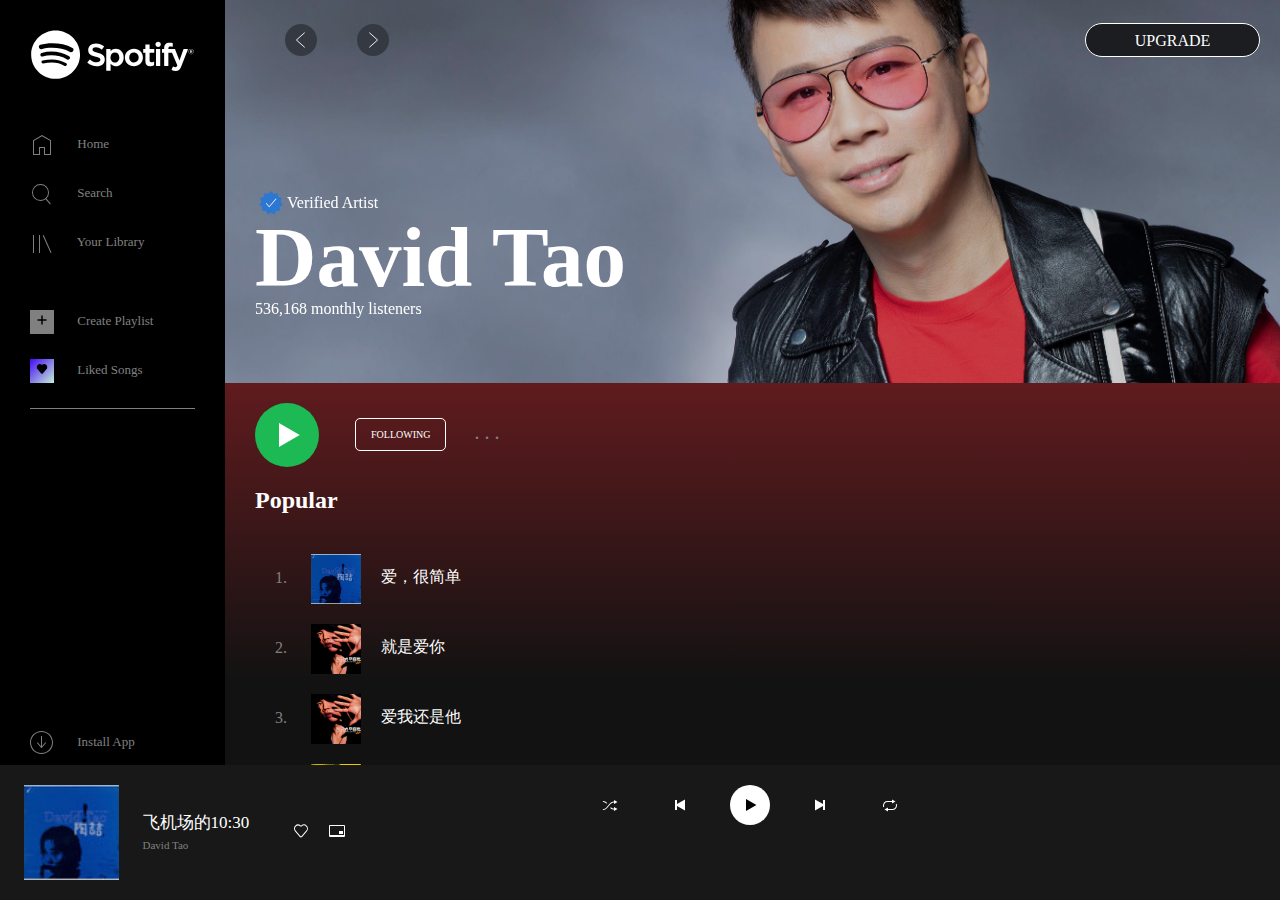
<file: index.html>
<!DOCTYPE html>
<html lang="en">
  <head>
    <meta charset="UTF-8" />
    <meta name="viewport" content="width=device-width, initial-scale=1.0" />
    <title>陶喆</title>
    <link href="./css/common.css" rel="stylesheet" />
    <link href="./css/index.css" rel="stylesheet" />
  </head>
  <body>
    <iframe class="nav-box" src="./common/nav.html" frameborder="0"></iframe>
    <iframe
      class="top-bar-box"
      src="./common/top-bar.html"
      frameborder="0"
    ></iframe>
    <iframe
      class="now-playing-bar-box"
      src="./common/now-playing-bar.html"
      frameborder="0"
    ></iframe>
    <iframe
      class="main-view-box"
      name="main-view"
      src="./main-view/artist.html"
      frameborder="0"
    ></iframe>
  </body>
</html>
</file>
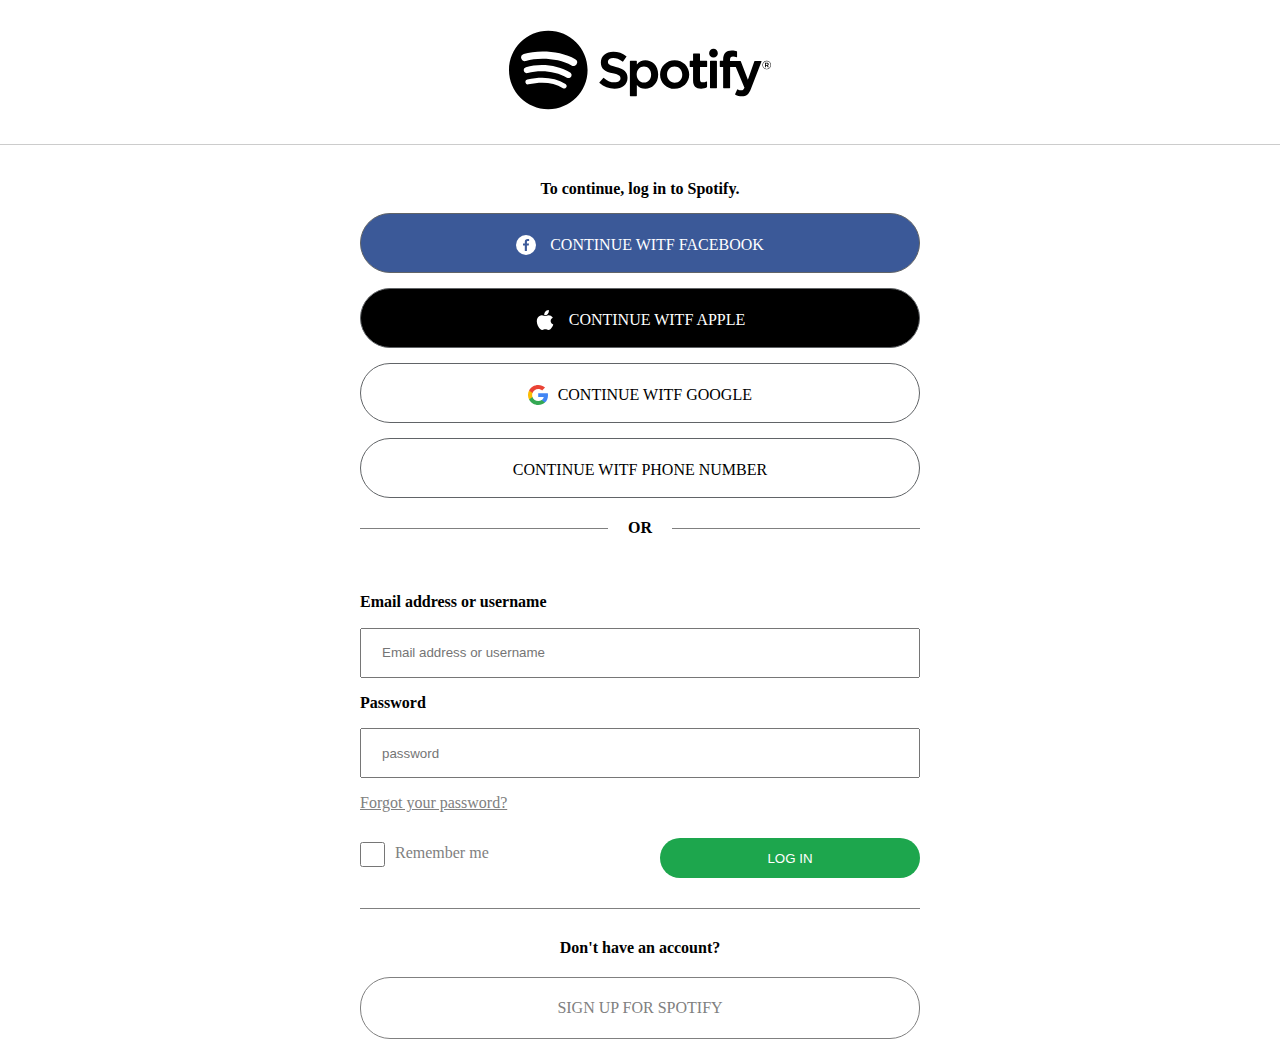
<file: login.html>
<!DOCTYPE html>
<html lang="en">
  <head>
    <meta charset="UTF-8" />
    <meta http-equiv="X-UA-Compatible" content="IE=edge" />
    <meta name="viewport" content="width=device-width, initial-scale=1.0" />
    <title>Login</title>
    <link href="./css/login.css" rel="stylesheet" />
  </head>
  <body>
    <div class="header">
      <img src="./img/login/logo.svg" alt="spotify" />
    </div>
    <div class="main">
      <p class="title"><b>To continue, log in to Spotify.</b></p>
      <ul class="login-method">
        <li class="facebook">
          <img src="./img/login/facebook.svg" alt="facebook" />
          <a href="#">CONTINUE WITF FACEBOOK</a>
        </li>
        <li class="apple">
          <img src="./img/login/apple.svg" alt="apple" />
          <a href="#">CONTINUE WITF APPLE</a>
        </li>
        <li>
          <img src="./img/login/google.svg" alt="google" /><a href="#"
            >CONTINUE WITF GOOGLE</a
          >
        </li>
        <li>
          <a href="#">CONTINUE WITF PHONE NUMBER</a>
        </li>
      </ul>
      <div class="split"><b>OR</b></div>
      <form action="./index.html" method="get">
        <b>Email address or username</b>
        <br /><input
          id="email"
          name="email"
          type="email"
          placeholder="Email address or username"
        />
        <br /><b>Password</b> <br /><input
          id="password"
          name="password"
          type="password"
          placeholder="password"
        />
        <br /><a href="#">Forgot your password?</a> <br /><input
          id="remember_me"
          name="remember-me"
          type="checkbox"
        /><label for="remember_me">Remember me</label>
        <button>LOG IN</button>
      </form>
    </div>
    <div class="footer">
      <div class="split"></div>
      <b>Don't have an account?</b>
      <br /><a href="#">SIGN UP FOR SPOTIFY</a>
    </div>
  </body>
</html>
</file>
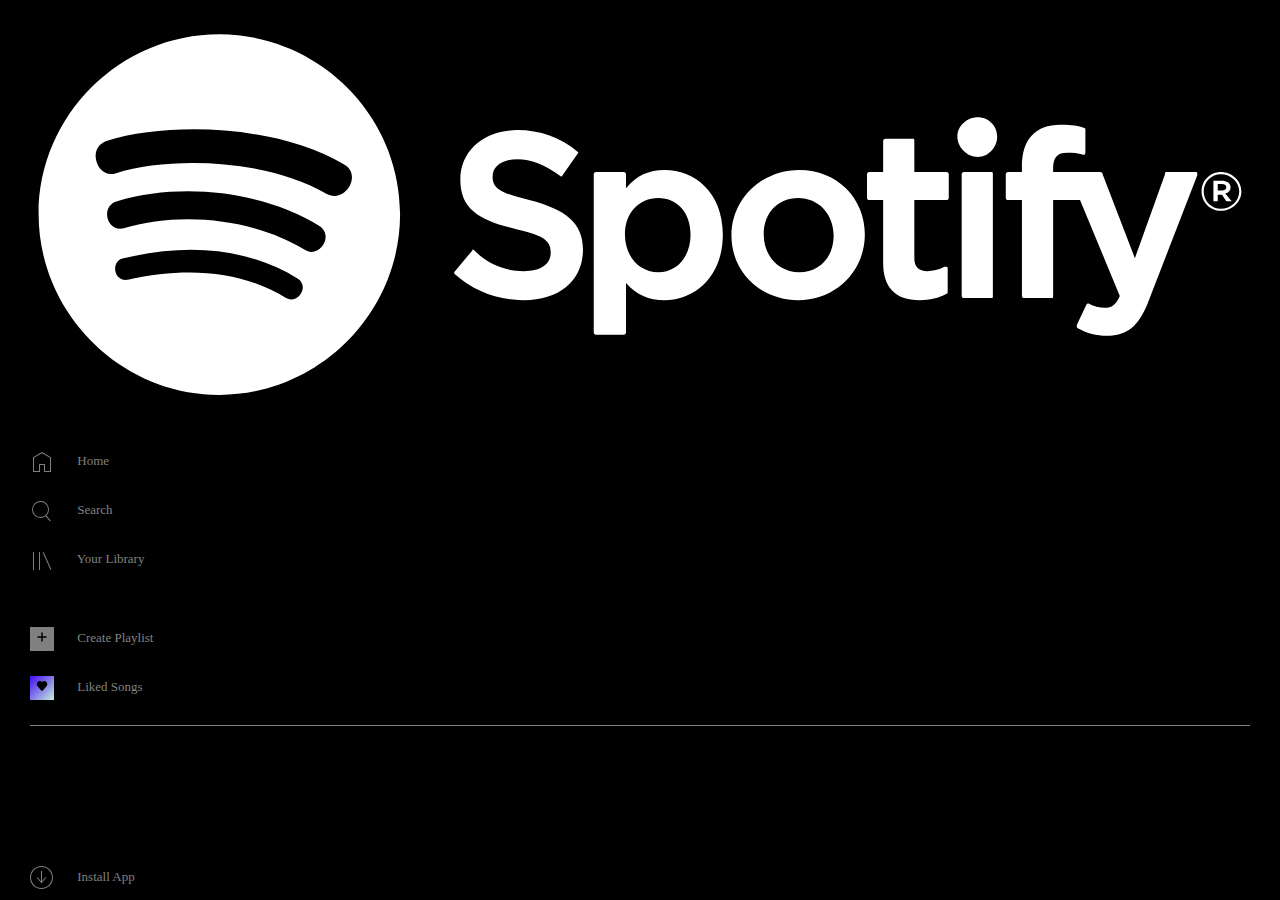
<file: common/nav.html>
<!DOCTYPE html>
<html lang="en">
  <head>
    <meta charset="UTF-8" />
    <meta http-equiv="X-UA-Compatible" content="IE=edge" />
    <meta name="viewport" content="width=device-width, initial-scale=1.0" />
    <title>nav</title>
    <link href="../css/common.css" rel="stylesheet" />
    <link href="../css/nav.css" rel="stylesheet" />
  </head>
  <body>
    <div class="nav">
      <a class="nav-logo" href="#"
        ><img src="../img/nav/logo.svg" alt="spotify"
      /></a>
      <!-- nav-top start -->
      <ul class="nav-top">
        <li>
          <img src="../img/nav/home.svg" alt="home" />
          <a href="../main-view/artist.html" target="main-view">Home</a>
        </li>
        <li>
          <img src="../img/nav/search.svg" alt="search" />
          <a href="#">Search</a>
        </li>
        <li>
          <img src="../img/nav/your-library.svg" alt="your library" />
          <a href="#">Your Library</a>
        </li>
      </ul>
      <!-- nav-top end -->
      <!-- nav-bottom start -->
      <ul class="nav-bottom">
        <li>
          <div class="create-playlist svg-box">
            <img src="../img/nav/create-playlist.svg" alt="create playlist" />
          </div>
          <a href="#">Create Playlist</a>
        </li>
        <li>
          <div class="liked-songs svg-box">
            <img src="../img/nav/liked-songs.svg" alt="liked songs" />
          </div>
          <a href="#">Liked Songs</a>
        </li>
      </ul>
      <!-- nav-bottom end -->
      <div class="nav-install-app">
        <div class="svg-box">
          <img src="../img/nav/install-app.svg" alt="install app" />
        </div>
        <a href="#">Install App</a>
      </div>
    </div>
  </body>
</html>
</file>
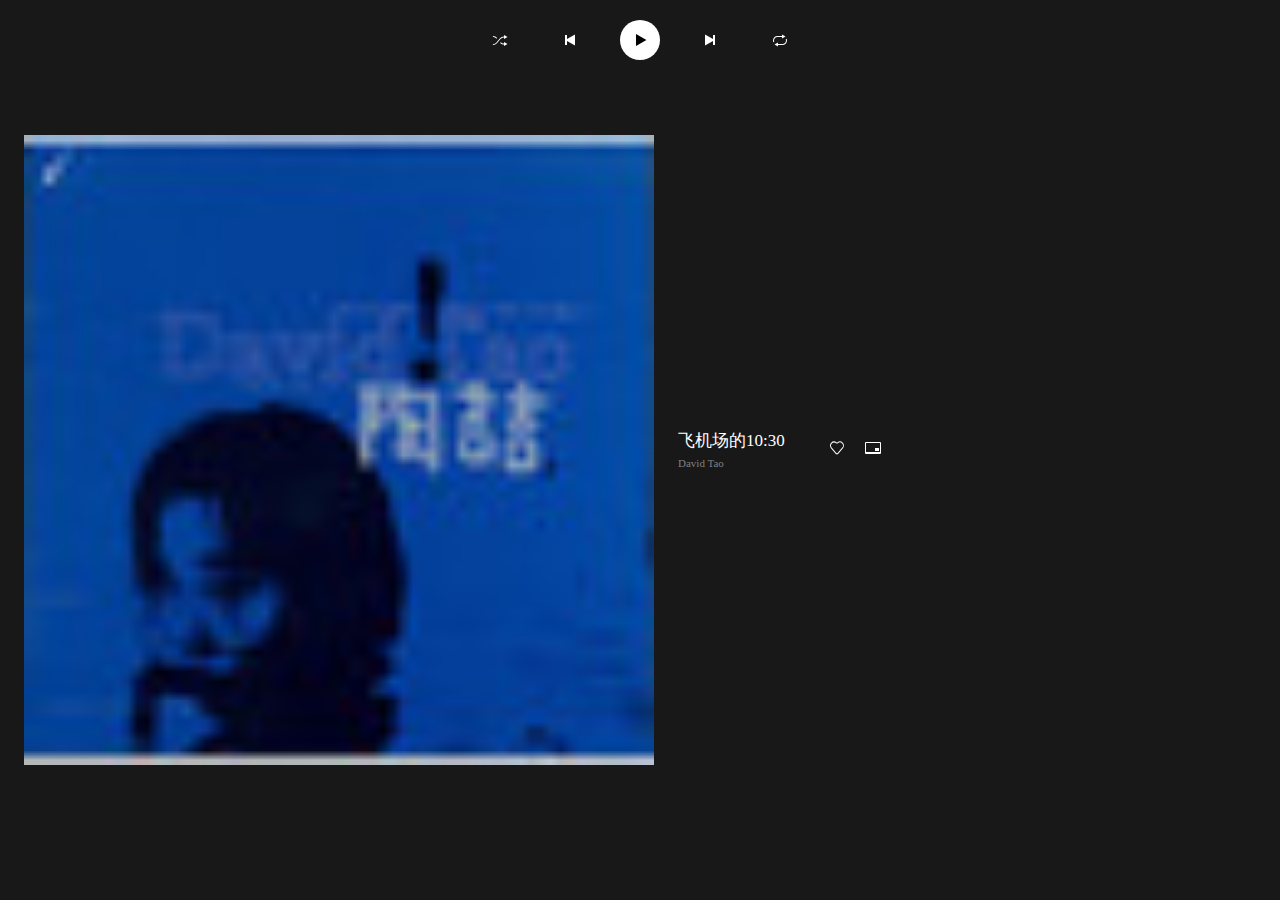
<file: common/now-playing-bar.html>
<!DOCTYPE html>
<html lang="en">
  <head>
    <meta charset="UTF-8" />
    <meta http-equiv="X-UA-Compatible" content="IE=edge" />
    <meta name="viewport" content="width=device-width, initial-scale=1.0" />
    <title>now-playing-bar</title>
    <link href="../css/common.css" rel="stylesheet" />
    <link href="../css/now-playing-bar.css" rel="stylesheet" />
  </head>
  <body>
    <div class="now-playing-bar">
      <!-- playing start -->
      <div class="playing content-centered">
        <img src="../img/now-playing-bar/album.jpg" alt="陶喆同名专辑" />
        <p class="playing-info">
          <a href="../main-view/album.html" target="main-view">飞机场的10:30</a
          ><br /><a href="#"><span>David Tao</span></a>
        </p>
        <p class="playing-menu">
          <a href="#"
            ><img src="../img/now-playing-bar/add-button.svg" alt="收藏" /></a
          ><a href="#"
            ><img src="../img/now-playing-bar/pip-toggle-button.svg" alt="小窗"
          /></a>
        </p>
      </div>
      <!-- playing end -->
      <!-- control start -->
      <div class="control">
        <p class="ctrl-top">
          <a class="content-centered" href="#"
            ><img
              src="../img/now-playing-bar/enable-shuffle.svg"
              alt="随机播放" /></a
          ><a href="#"
            ><img src="../img/now-playing-bar/previous.svg" alt="上一首" /></a
          ><a class="play content-centered" href="#"
            ><img src="../img/now-playing-bar/play.svg" alt="播放" /></a
          ><a class="content-centered" href="#"
            ><img src="../img/now-playing-bar/next.svg" alt="下一首" /></a
          ><a class="content-centered" href="#"
            ><img src="../img/now-playing-bar/enable-repeat.svg" alt="单曲循环"
          /></a>
        </p>
      </div>
      <!-- control end -->
    </div>
  </body>
</html>
</file>
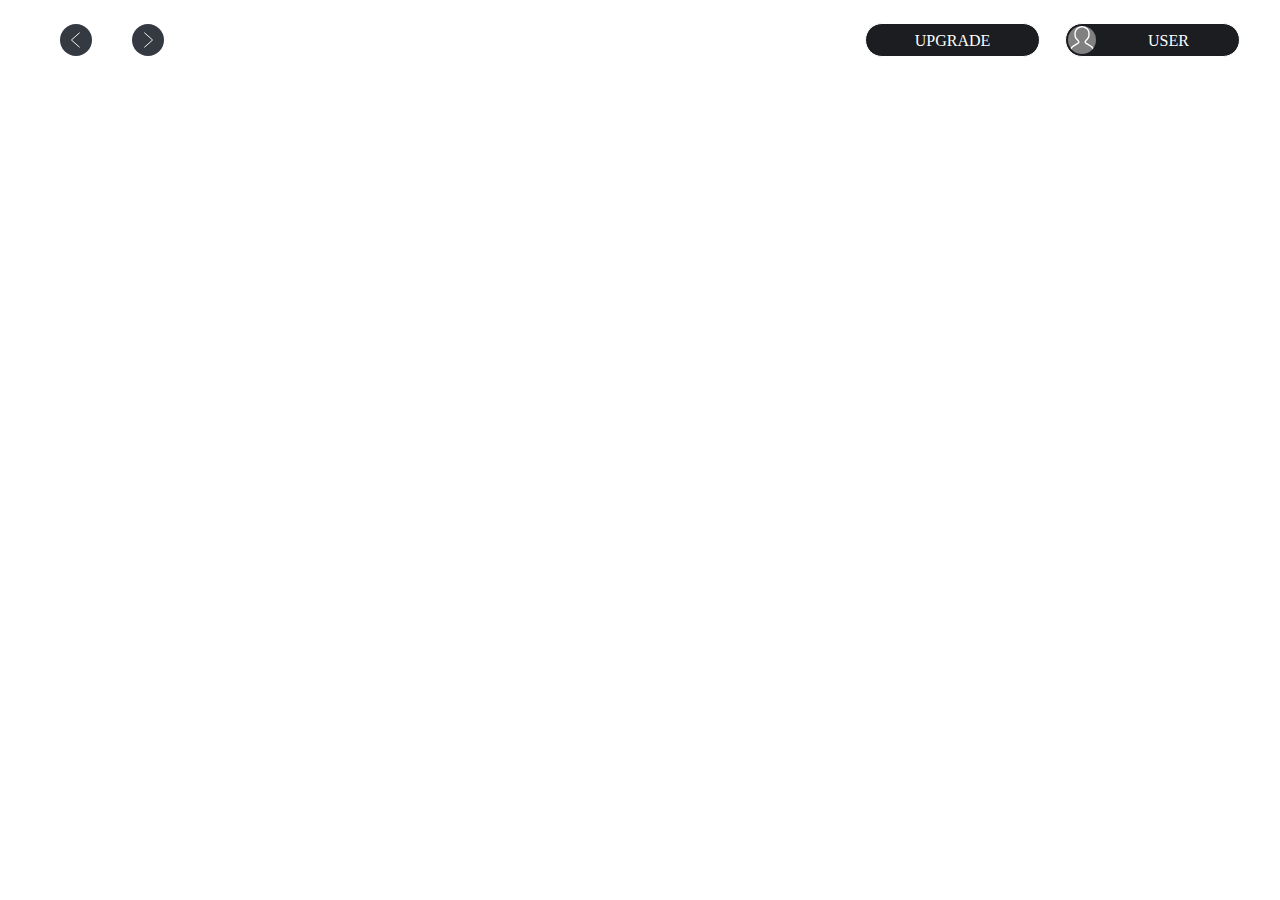
<file: common/top-bar.html>
<!DOCTYPE html>
<html lang="en">
  <head>
    <meta charset="UTF-8" />
    <meta http-equiv="X-UA-Compatible" content="IE=edge" />
    <meta name="viewport" content="width=device-width, initial-scale=1.0" />
    <title>top-bar</title>
    <link href="../css/common.css" rel="stylesheet" />
    <link href="../css/top-bar.css" rel="stylesheet" />
  </head>
  <body>
    <div class="top-bar clean">
      <!-- top-bar-control start -->
      <div class="top-bar-control left">
        <a class="left" href="#"
          ><img src="../img/top-bar/prev.svg" alt="prev"
        /></a>
        <a class="left" href="#"
          ><img src="../img/top-bar/next.svg" alt="next"
        /></a>
      </div>
      <!-- top-bar-control end -->
      <!-- top-bar-user start -->
      <ul class="top-bar-user right">
        <li><a href="">UPGRADE</a></li>
        <li>
          <img src="../img/top-bar/profile.svg" alt="USER" />
          <a href="../login.html" target="_top">USER</a>
        </li>
      </ul>
      <!-- top-bar-user end -->
    </div>
  </body>
</html>
</file>
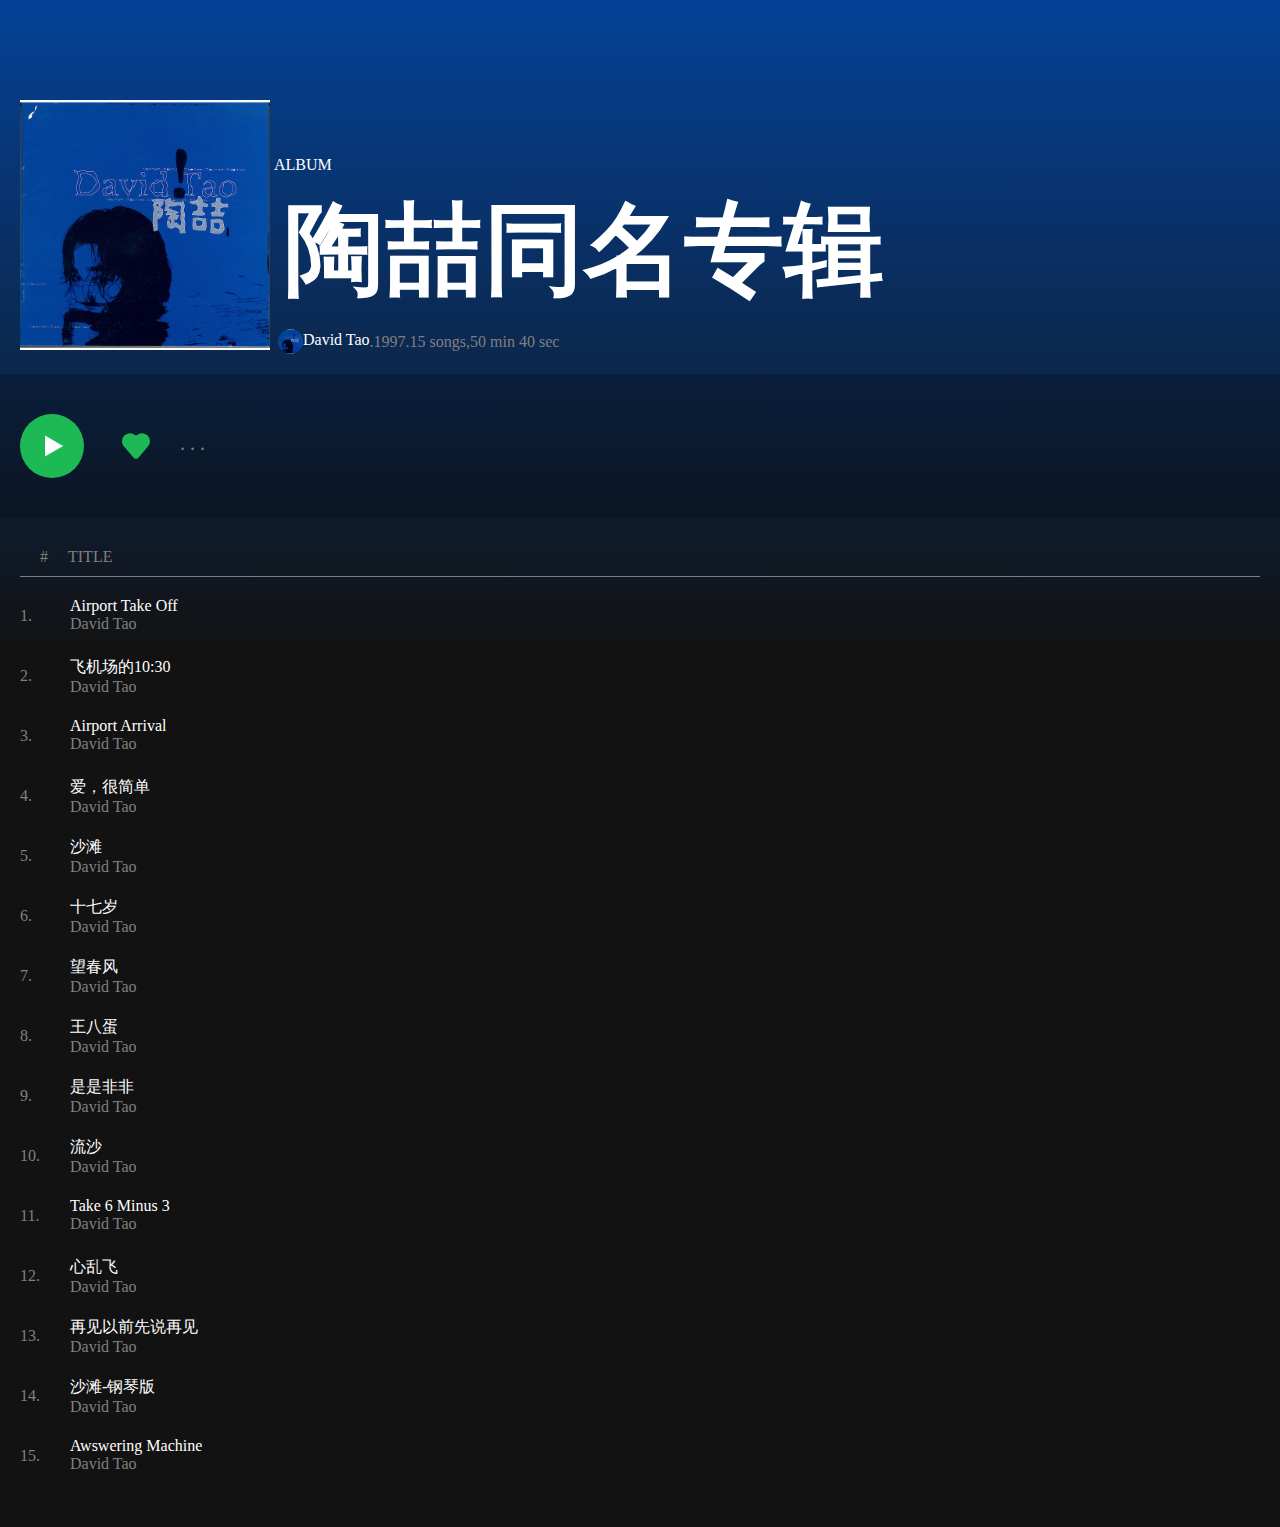
<file: main-view/album.html>
<!DOCTYPE html>
<html lang="en">
  <head>
    <meta charset="UTF-8" />
    <meta http-equiv="X-UA-Compatible" content="IE=edge" />
    <meta name="viewport" content="width=device-width, initial-scale=1.0" />
    <title>陶喆同名专辑</title>
    <link href="../css/common.css" rel="stylesheet" />
    <link href="../css/main-view-album.css" rel="stylesheet" />
  </head>
  <body>
    <div class="album">
      <div class="info">
        <img src="../img/common/albums/album-1.jpg" alt="陶喆同名专辑" />
        <div class="about">
          <p>ALBUM</p>
          <h1>陶喆同名专辑</h1>
          <p class="intro content-centered">
            <img src="../img/common/albums/album-1.jpg" alt="陶喆" />David
            Tao<span>.1997.15 songs,50 min 40 sec</span>
          </p>
        </div>
      </div>
      <div class="content">
        <div class="content-menu">
          <a class="play-button content-centered" href="#"
            ><img src="../img/main-view/album/play-button.svg" alt="开始播放"
          /></a>
          <a class="like content-centered" href="#"
            ><img src="../img/main-view/album/add-button.svg" alt="喜欢"
          /></a>
          <a class="more" href="#">. . .</a>
        </div>
      </div>
      <div class="song">
        <p class="title">#<span>TITLE</span></p>
        <ol>
          <li>
            <p>
              <a href="#">Airport Take Off</a>
              <a href="#">David Tao</a>
            </p>
          </li>
          <li>
            <p>
              <a href="#">飞机场的10:30</a>
              <a href="#">David Tao</a>
            </p>
          </li>
          <li>
            <p>
              <a href="#">Airport Arrival</a>
              <a href="#">David Tao</a>
            </p>
          </li>
          <li>
            <p>
              <a href="#">爱，很简单</a>
              <a href="#">David Tao</a>
            </p>
          </li>
          <li>
            <p>
              <a href="#">沙滩</a>
              <a href="#">David Tao</a>
            </p>
          </li>
          <li>
            <p>
              <a href="#">十七岁</a>
              <a href="#">David Tao</a>
            </p>
          </li>
          <li>
            <p>
              <a href="#">望春风</a>
              <a href="#">David Tao</a>
            </p>
          </li>
          <li>
            <p>
              <a href="#">王八蛋</a>
              <a href="#">David Tao</a>
            </p>
          </li>
          <li>
            <p>
              <a href="#">是是非非</a>
              <a href="#">David Tao</a>
            </p>
          </li>
          <li>
            <p>
              <a href="#">流沙</a>
              <a href="#">David Tao</a>
            </p>
          </li>
          <li>
            <p>
              <a href="#">Take 6 Minus 3</a>
              <a href="#">David Tao</a>
            </p>
          </li>
          <li>
            <p>
              <a href="#">心乱飞</a>
              <a href="#">David Tao</a>
            </p>
          </li>
          <li>
            <p>
              <a href="#">再见以前先说再见</a>
              <a href="#">David Tao</a>
            </p>
          </li>
          <li>
            <p>
              <a href="#">沙滩-钢琴版</a>
              <a href="#">David Tao</a>
            </p>
          </li>
          <li>
            <p>
              <a href="#">Awswering Machine</a>
              <a href="#">David Tao</a>
            </p>
          </li>
        </ol>
      </div>
    </div>
  </body>
</html>
</file>
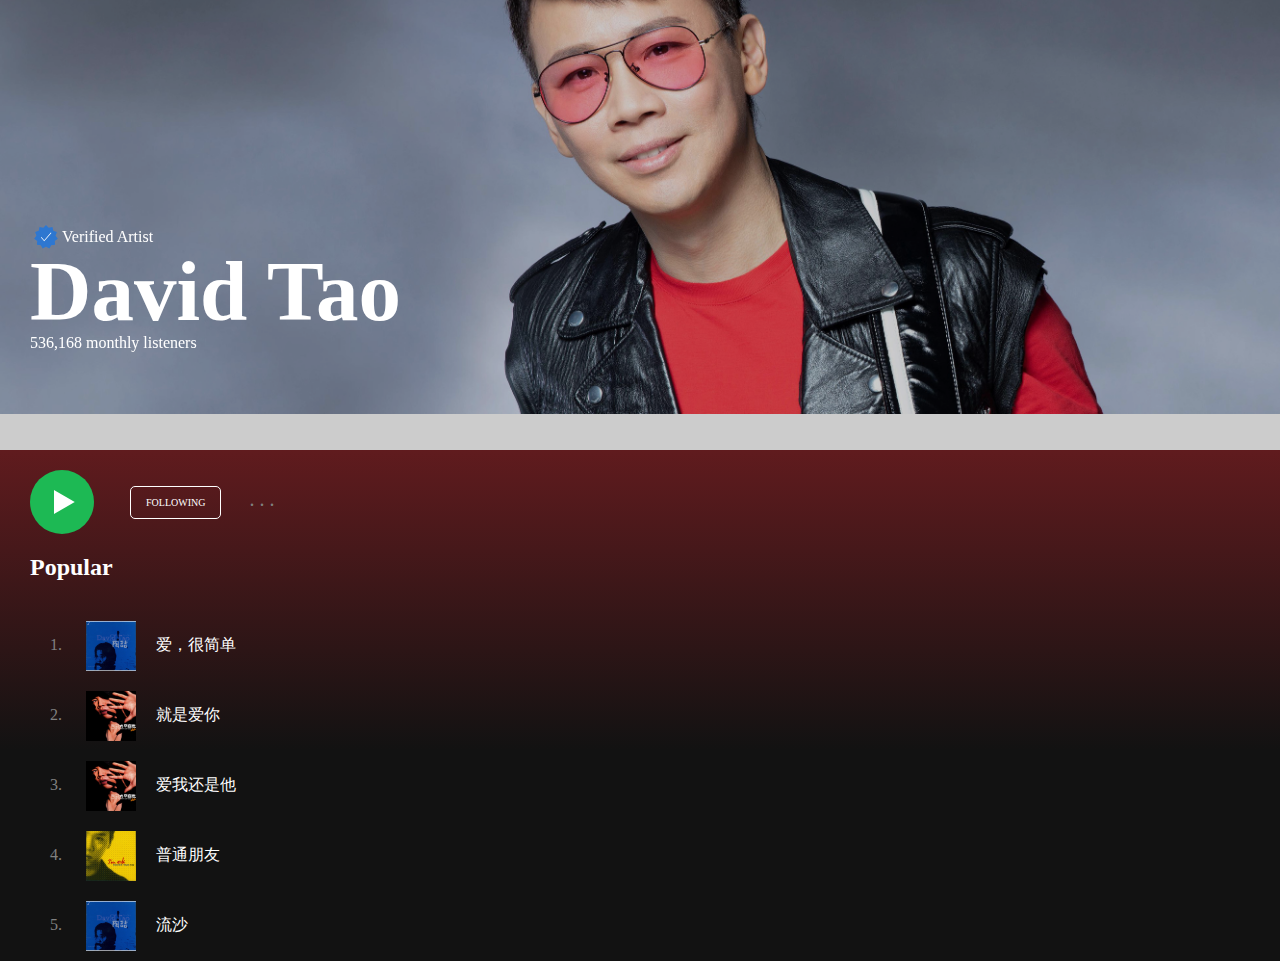
<file: main-view/artist.html>
<!DOCTYPE html>
<html lang="en">
  <head>
    <meta charset="UTF-8" />
    <meta http-equiv="X-UA-Compatible" content="IE=edge" />
    <meta name="viewport" content="width=device-width, initial-scale=1.0" />
    <title>artist</title>
    <link href="../css/common.css" rel="stylesheet" />
    <link href="../css/main-view-artist.css" rel="stylesheet" />
  </head>
  <body>
    <div class="main-view">
      <div class="photo">
        <img src="../img/main-view/artist/artist.jpg" alt="陶喆" />
      </div>
      <div class="artist">
        <div class="info">
          <div class="info-content">
            <p class="content-centered">
              <img
                src="../img/main-view/artist/verified-artist.svg"
                alt="已认证"
              />
              <span>Verified Artist</span>
            </p>
            <h1>David Tao</h1>
            <p>536,168 monthly listeners</p>
          </div>
        </div>
        <div class="content">
          <div class="content-menu">
            <a class="play-button content-centered" href="#"
              ><img
                src="../img/main-view/artist/play-button.svg"
                alt="开始播放"
            /></a>
            <a class="follow" href="#">FOLLOWING</a>
            <a class="more" href="#">. . .</a>
          </div>
          <div class="popular">
            <h2>Popular</h2>
            <ol>
              <li>
                <a class="content-centered" href="#"
                  ><img
                    src="../img/common/albums/album-1.jpg"
                    alt="陶喆同名专辑"
                  />爱，很简单</a
                >
              </li>
              <li>
                <a class="content-centered" href="#"
                  ><img
                    src="../img/common/albums/album-7.jpg"
                    alt="太平盛世"
                  />就是爱你</a
                >
              </li>
              <li>
                <a class="content-centered" href="#"
                  ><img
                    src="../img/common/albums/album-7.jpg"
                    alt="太平盛世"
                  />爱我还是他</a
                >
              </li>
              <li>
                <a class="content-centered" href="#"
                  ><img
                    src="../img/common/albums/album-2.jpg"
                    alt="I'm O.K."
                  />普通朋友</a
                >
              </li>
              <li>
                <a class="content-centered" href="#"
                  ><img
                    src="../img/common/albums/album-1.jpg"
                    alt="陶喆同名专辑"
                  />流沙</a
                >
              </li>
            </ol>
          </div>
        </div>
      </div>
    </div>
  </body>
</html>
</file>
<file: css/common.css>
* {
  box-sizing: border-box;
  margin: 0;
  padding: 0;
}
body,
html {
  height: 100%;
}
ul {
  list-style: none;
}
a {
  text-decoration: none;

  color: white;
}
.left {
  float: left;
}
.right {
  float: right;
}
.clean::after {
  display: block;
  clear: both;

  content: "";
}
.content-centered:before {
  display: inline-block;

  width: 0;
  height: 100%;

  content: "";
  vertical-align: middle;
}
.content-centered > * {
  vertical-align: middle;
}
</file>
<file: css/index.css>
html {
  min-width: 1500px;
  min-height: 600px;
}
body {
  position: relative;
}
.nav-box {
  position: absolute;
  top: 0;
  left: 0;

  width: 15%;
  height: 85%;
}
.top-bar-box {
  position: absolute;
  z-index: 1;
  top: 0;
  right: 0;

  width: 85%;
  height: 80px;
}
.now-playing-bar-box {
  position: absolute;
  right: 0;
  bottom: 0;

  width: 100%;
  height: 15%;
}
.main-view-box {
  position: absolute;
  top: 0;
  right: 0;

  width: 85%;
  height: 85%;
}
</file>
<file: css/login.css>
* {
  box-sizing: border-box;
  margin: 0;
  padding: 0;
}
ul {
  list-style: none;
}
a {
  text-decoration: none;
}
.header {
  padding: 30px;

  text-align: center;

  border-bottom: 1px solid #cccccc;
}
.header > img {
  height: 80px;
}
.main,
.footer {
  width: 560px;
  margin: auto;

  text-align: center;
}
.title {
  margin-top: 35px;
}
.login-method > li {
  line-height: 60px;

  height: 60px;
  margin: 15px auto 0;

  transition-duration: 0.3s;
  transition-property: background-color, color;

  border: 1px solid rgb(97, 100, 103);
  border-radius: 30px;
}
.login-method > li:hover {
  background-color: gray;
}
.login-method > li:hover > a {
  color: white;
}
.facebook {
  background-color: #3b5998;
}
li.facebook:hover {
  color: black;
  background-color: #3a61b3;
}
.apple {
  background-color: black;
}
li.apple:hover {
  color: black;
  background-color: #333333;
}
.login-method > li > img {
  height: 20px;
  margin-right: 10px;

  vertical-align: middle;
}
.login-method > li > a {
  vertical-align: middle;

  color: black;
}
.login-method > .facebook > a,
.login-method > .apple > a {
  color: white;
}
.split {
  margin: 30px 0;

  border-top: 1px solid gray;
}
.split > b {
  position: relative;
  top: -10px;

  padding: 0 20px;

  background-color: white;
}
form {
  line-height: 50px;

  position: relative;

  text-align: left;
}
#email,
#password {
  width: 100%;
  height: 50px;
  padding-left: 20px;
}
form > a {
  text-decoration: underline;

  color: gray;
}
form > a:hover {
  color: #1da64d;
}
input[type="checkbox"] {
  width: 25px;
  height: 25px;
  margin-right: 10px;

  vertical-align: middle;
}
label {
  cursor: pointer;

  color: gray;
}
button {
  float: right;

  width: 260px;
  height: 40px;
  margin-top: 10px;

  transition: background-color 0.3s;

  color: white;
  border: none;
  border-radius: 20px;
  background-color: #1da64d;
}
button:hover {
  background-color: #15883e;
}
.footer {
  padding-bottom: 10px;
}
.footer > a {
  line-height: 60px;

  display: block;

  margin-top: 20px;

  transition-duration: 0.3s;
  transition-property: background-color, color;

  color: gray;
  border: 1px solid gray;
  border-radius: 30px;
}
.footer > a:hover {
  color: white;
  background-color: gray;
}
</file>
<file: css/nav.css>
.nav {
  font-size: 13px;

  height: 100%;
  padding: 30px;

  background-color: black;
}
.nav a {
  color: gray;
}
.nav :hover > a {
  color: white;
}
.svg-box {
  line-height: 24px;

  display: inline-block;

  width: 24px;
  height: 24px;
  margin-right: 20px;

  text-align: center;
  vertical-align: middle;
}
.nav-logo {
  display: block;

  margin-bottom: 50px;
}
.nav > ul > li {
  margin-bottom: 25px;
}
.nav-top {
  margin-bottom: 55px;
}
.nav-top img {
  margin-right: 20px;

  vertical-align: middle;
}
.nav-bottom {
  border-bottom: 1px solid gray;
}
.create-playlist {
  background: gray;
}
.liked-songs {
  background: linear-gradient(135deg, #450af5, #c4efd9);
}
.nav-install-app {
  position: absolute;
  bottom: 10px;
}
</file>
<file: css/now-playing-bar.css>
.now-playing-bar {
  height: 100%;

  background-color: #181818;
}
.playing {
  position: absolute;
  top: 0;
  left: 0;

  height: 100%;
}
.playing > img {
  height: 70%;
  margin: 0 20px;

  vertical-align: middle;
}
.playing > p {
  display: inline-block;

  vertical-align: middle;
}
.playing-info {
  font-size: 17px;

  margin-right: 40px;
}
.playing-info > a:hover {
  text-decoration: underline;
}
.playing-info > a > span {
  font-size: 11px;

  color: gray;
}
.playing-info > a:hover > span {
  color: white;
}
.playing-menu > a > img {
  margin-right: 20px;
}
.control {
  text-align: center;
}
.ctrl-top > a {
  display: inline-block;

  width: 40px;
  height: 40px;
  margin: 20px 15px;
}
.ctrl-top > a > img {
  vertical-align: middle;
}
.play {
  border-radius: 50%;
  background-color: white;
}
.play:hover {
  width: 42px;
  height: 42px;
  margin: 19px 14px;
}
</file>
<file: css/top-bar.css>
.top-bar-control {
  margin-left: 40px;
}
.top-bar-control > a {
  display: block;

  width: 32px;
  height: 32px;
  margin: 24px 20px;

  text-align: center;

  border-radius: 50%;
  background: #353a42 no-repeat center;
}
.top-bar-control > a > img {
  width: 22px;
  margin-top: 5px;
}
.top-bar-user {
  margin-top: 23px;
  margin-right: 40px;
}
.top-bar-user > li {
  line-height: 34px;

  float: left;

  width: 175px;
  height: 34px;
  margin-left: 25px;

  text-align: center;

  border: 1px solid white;
  border-radius: 22.5px;
  background-color: #1b1d21;
}
.top-bar-user > li > img {
  float: left;

  height: 28px;
  margin: 2px;

  border-radius: 50%;
  background-color: gray;
}
</file>
<file: css/main-view-album.css>
.album {
  color: white;
  background-image: linear-gradient(#044297, #121212 650px);
}
.album > div {
  padding: 20px;
}
.album > .info {
  padding-top: 100px;
}
.info > img {
  width: 250px;
}
.info > .about {
  display: inline-block;

  vertical-align: bottom;
}
.info > .about > h1 {
  font-size: 100px;

  margin: 10px;
}
.intro > img {
  overflow: hidden;

  width: 25px;

  border-radius: 50%;
}
.intro > span {
  color: gray;
}
.content {
  background-color: #0003;
}
.content-menu {
  padding: 20px 0;
}
.play-button {
  display: inline-block;

  width: 64px;
  height: 64px;
  margin-right: 32px;

  text-align: center;

  border-radius: 50%;
  border-radius: 50%;
  background-color: #1db954;
}
.play-button:hover {
  width: 66px;
  height: 66px;
  margin: -1px;
  margin-right: 31px;
}
.like {
  display: inline-block;

  margin-right: 24px;
}
.more {
  font-size: 20px;

  color: gray;
}
.more:hover {
  color: white;
}
.song {
  color: white;
}
.song > p {
  margin-bottom: 30px;
  padding: 10px 0;
  padding-left: 20px;

  color: gray;
  border-bottom: 1px solid gray;
}
.song > p > span {
  display: inline-block;

  margin: 0 20px;
}
.song > ol {
  list-style-position: inside;
}
.song > ol > li {
  position: relative;

  height: 60px;
}
.song > ol > li::marker {
  color: gray;
}
.song > ol > li > p {
  position: absolute;
  top: -10px;
  left: 30px;

  display: inline-block;

  vertical-align: middle;
}
.song > ol > li > p > a {
  display: block;

  margin-left: 20px;
}
.song > ol > li > p > a:nth-of-type(2) {
  color: gray;
}
</file>
<file: css/main-view-artist.css>
.photo {
  position: fixed;

  overflow-y: hidden;

  height: 50%;
}
.photo > img {
  position: relative;
  top: -30%;

  width: 100%;
}
.artist {
  position: absolute;

  width: 100%;
  height: 100%;
}
.artist > div {
  padding: 0 30px;
}
.info {
  position: relative;

  width: 100%;
  height: 50%;

  background-color: #0003;
}
.info > .info-content {
  position: absolute;
  bottom: 0;

  height: 50%;

  color: white;
}
.info > .info-content > p > img {
  vertical-align: middle;
}
.info > .info-content > h1 {
  font-size: 85px;
  line-height: 100%;
}
.content {
  background-image: linear-gradient(#601b1e, #121212 300px);
}
.content-menu {
  padding: 20px 0;
}
.play-button {
  display: inline-block;

  width: 64px;
  height: 64px;
  margin-right: 32px;

  text-align: center;

  border-radius: 50%;
  border-radius: 50%;
  background-color: #1db954;
}
.play-button:hover {
  width: 66px;
  height: 66px;
  margin: -1px;
  margin-right: 31px;
}
.follow {
  font-size: 10px;

  display: inline-block;

  margin-right: 24px;
  padding: 10px 15px;

  border: 1px solid white;
  border-radius: 5px;
}
.more {
  font-size: 20px;

  color: gray;
}
.more:hover {
  color: white;
}
.popular {
  color: white;
}
.popular > h2 {
  margin-bottom: 30px;
}
.popular > ol {
  list-style-position: inside;
}
.popular > ol > li {
  height: 70px;
  padding-left: 20px;
}
.popular > ol > li::marker {
  color: gray;
}
.popular > ol > li > a > img {
  width: 50px;
  height: 50px;
  margin: 0 20px;
}
</file>
